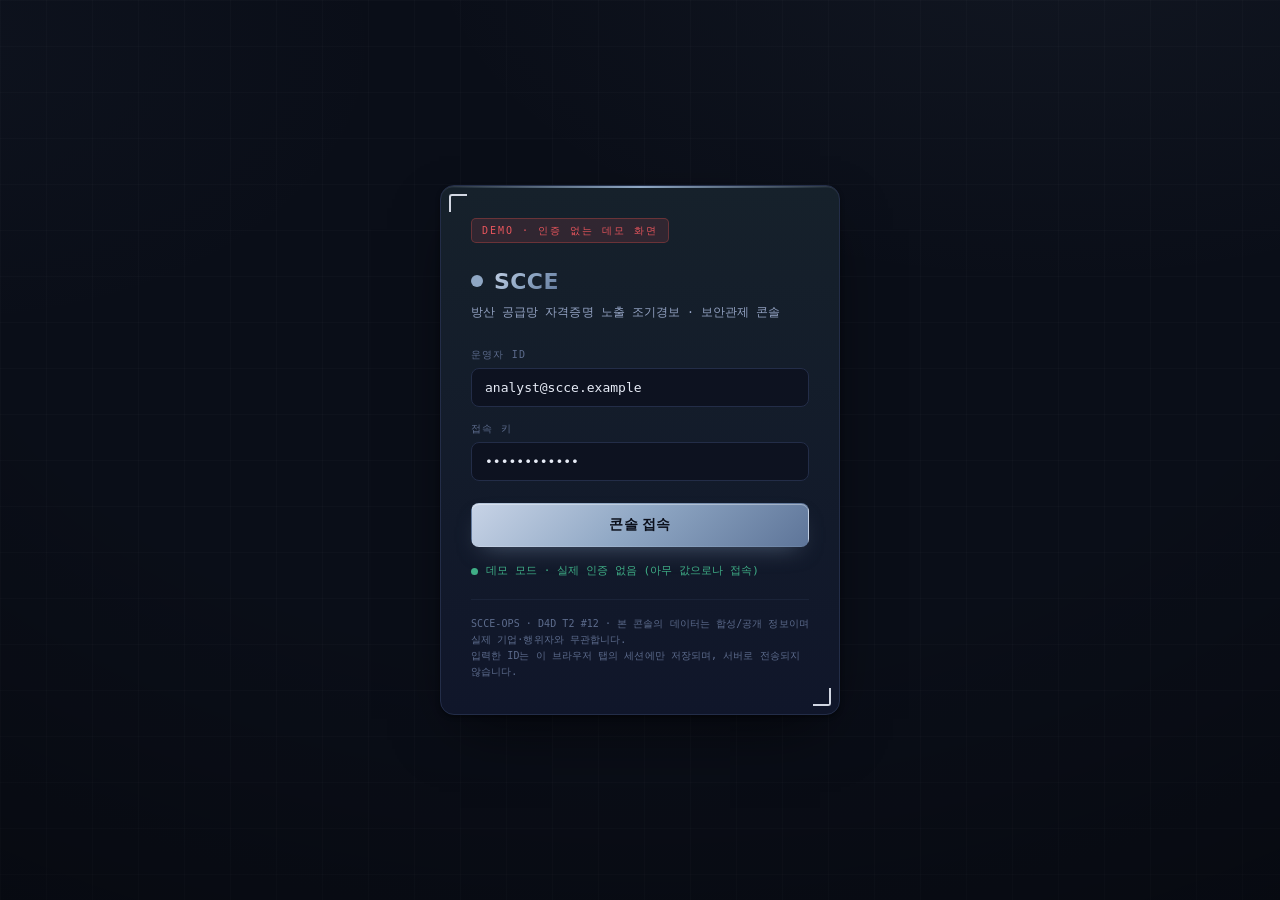
<file: web/index.html>
<!DOCTYPE html>
<html lang="ko">
<head>
<meta charset="UTF-8">
<meta name="viewport" content="width=device-width, initial-scale=1.0">
<title>SCCE · 방산 공급망 조기경보 보안관제 콘솔</title>
<link rel="stylesheet" href="styles.css?v=16">
</head>
<body>

<header class="cmdbar">
  <span class="view-crumb" id="view-crumb">개요</span>
  <div class="spacer"></div>
  <button class="tag cmdk-hint" id="cmdk-open" type="button"><kbd>⌘</kbd><kbd>K</kbd> 빠른 이동</button>
  <span class="opsclock mono" id="ops-clock">--:--:--</span>
  <span class="tag src-mock" id="tag-source" role="status">보고서 확인 중</span>
  <span class="user-chip" id="user-chip" style="display:none"><span class="av" id="user-av">A</span><span id="user-name"></span></span>
  <button class="logout-btn" id="btn-logout" style="display:none">로그아웃</button>
</header>

<div class="app">
  <!-- left nav rail -->
  <nav class="rail">
    <div class="rail-brand">
      <span class="beacon" title="조기경보 가동중"></span>
      <div>
        <h1>SCCE</h1>
        <div class="sub" id="meta-line">방산 공급망 자격증명 노출 조기경보</div>
      </div>
    </div>
    <div class="nav-indicator" id="nav-indicator" aria-hidden="true"></div>
    <button class="nav active" data-view="overview">
      <span class="ic">▚</span><span class="lb">개요</span></button>
    <button class="nav" data-view="siem">
      <span class="ic">≣</span><span class="lb">SIEM</span><span class="nav-badge live-badge" id="nav-siem-badge">●</span></button>
    <button class="nav" data-view="triage">
      <span class="ic">◈</span><span class="lb">인시던트 대응</span><span class="nav-badge" id="nav-triage-badge"></span></button>
    <button class="nav" data-view="investigate">
      <span class="ic">⌖</span><span class="lb">조사</span></button>
    <button class="nav" data-view="brief">
      <span class="ic">▤</span><span class="lb">보고서·탐지룰</span></button>
    <div class="rail-foot">
      <div class="eyebrow">D4D · T2 #12</div>
      <div class="rail-note">SCCE-OPS<br>합성/공개 데이터</div>
    </div>
  </nav>

  <main class="wrap">
    <p id="report-unavailable" role="alert" hidden>보고서를 열 수 없습니다.
      <code>python3 pipeline.py</code>를 실행해 보고서를 만든 뒤 다시 열어 주세요.</p>

    <!-- =============== OVERVIEW =============== -->
    <section id="view-overview" class="view" hidden>
      <section class="mission-strip bracket-frame" id="mission-strip">
        <div class="ms-text">
          <div class="eyebrow">DEMO THESIS · WHAT THIS SYSTEM PROVES</div>
          <h2 id="mission-claim">태성회로 침해 8일 전, 동일 RedLine+C2 공급망 캠페인 조기 탐지</h2>
          <p id="mission-sub">유출 자격증명과 스틸러 감염기기를 협력사 도메인 기준으로 상관해 “단순 노출”과 “지금 뚫리는 중”을 구분합니다.</p>
          <div class="mission-pill" id="mission-scope">합성/가공 데이터 · 오프라인 재현</div>
        </div>
        <div class="ms-hero" id="ms-hero"></div>
      </section>

      <section class="kpis" id="kpis"></section>

      <section class="demo-flow" id="demo-flow">
        <div class="flow-card hot"><b>1</b><span>8일 조기경보</span><small>동일 RedLine+C2 확산을 먼저 포착</small></div>
        <div class="flow-card"><b>2</b><span>활성 침해 판정</span><small>VPN·SSO·Admin·Cloud·Repo HIGH 크리덴셜</small></div>
        <div class="flow-card"><b>3</b><span>캠페인 상관</span><small>개별 유출이 아닌 공급망 표적 작전</small></div>
        <div class="flow-card"><b>4</b><span>초동 대응</span><small>SLA·담당·조치 통보문으로 연결</small></div>
        <div class="flow-card"><b>5</b><span>보고서·탐지룰</span><small>브리프·IOC·Sigma·차단 리스트 산출</small></div>
      </section>

      <section class="panel replay-panel bracket-frame" id="replay-panel" style="margin-bottom:16px">
        <div class="head">
          <h2>공격 타임라인 · 조기경보 근거</h2>
          <span class="count" id="replay-lead"></span>
          <div class="spacer" style="flex:1"></div>
          <span class="eyebrow">ATTACK TIMELINE · WHY THIS IS EARLY WARNING</span>
        </div>
        <div class="replay-body">
          <p class="replay-intro" id="replay-intro"></p>
          <div class="replay-controls">
            <button class="rbtn" id="replay-play" aria-label="재생">▶</button>
            <input type="range" id="replay-scrub" min="0" value="0" step="1">
            <span class="replay-date mono" id="replay-date">—</span>
          </div>
          <svg id="replay-spark" viewBox="0 0 1000 120" preserveAspectRatio="none"></svg>
          <div class="replay-foot">
            <div class="replay-stats" id="replay-stats"></div>
            <div class="replay-ew" id="replay-ew"></div>
          </div>
          <div class="replay-ticker" id="replay-ticker"></div>
        </div>
      </section>

      <section class="panel forecast-panel bracket-frame" id="forecast-panel" style="margin-bottom:16px">
        <div class="head">
          <h2>다음 표적 확산 예측</h2>
          <span class="count" id="forecast-spread"></span>
          <div class="spacer" style="flex:1"></div>
          <span class="eyebrow">PREDICTIVE · WHO GETS HIT NEXT</span>
        </div>
        <div class="body" id="forecast-body" style="padding:14px 16px"></div>
      </section>

      <section class="grid-main">
        <div class="panel">
          <div class="head">
            <h2>협력사 위험 순위</h2>
            <span class="count" id="rank-count"></span>
            <div class="spacer" style="flex:1"></div>
            <span class="eyebrow">RISK · CONFIDENCE · MITRE</span>
          </div>
          <div class="siem-toolbar rank-toolbar">
            <div class="siem-filters" id="rank-status-filters"></div>
            <input class="siem-search" id="rank-search" placeholder="협력사명 검색…">
            <select class="rank-sort" id="rank-sort">
              <option value="score_desc">점수 높은순</option>
              <option value="score_asc">점수 낮은순</option>
              <option value="name">이름순</option>
            </select>
          </div>
          <div class="body" id="rank-body"></div>
        </div>
        <div class="panel detail">
          <div class="head"><h2>업체 상세 · 근거</h2><span class="count" id="detail-hint">행을 선택하세요</span></div>
          <div class="body" id="detail-body">
            <div class="detail-empty">좌측에서 협력사를 선택하면<br>탐지 근거·타임라인·통보문이 표시됩니다.</div>
          </div>
        </div>
      </section>

      <section class="grid-lower">
        <div class="panel">
          <div class="head"><h2>조율된 공급망 캠페인</h2><span class="count" id="camp-count"></span></div>
          <div class="body" id="camp-body"></div>
        </div>
        <div class="panel">
          <div class="head"><h2>위협 상관 그래프</h2><span class="eyebrow">ACTOR · CAMPAIGN · C2 · VENDOR</span></div>
          <svg id="graph" viewBox="0 0 640 340" preserveAspectRatio="xMidYMid meet"></svg>
          <div class="legend">
            <span><i style="background:var(--critical)"></i>행위자</span>
            <span><i style="background:var(--amber)"></i>캠페인</span>
            <span><i style="background:var(--medium)"></i>C2</span>
            <span><i style="background:var(--low)"></i>협력사</span>
          </div>
        </div>
      </section>

      <section class="grid-tables">
        <div class="panel">
          <div class="head"><h2>MITRE ATT&amp;CK 관측 기법</h2><span class="count" id="mitre-count"></span></div>
          <table class="tbl" id="mitre-tbl"></table>
        </div>
        <div class="panel">
          <div class="head"><h2>조기경보 상태</h2><span class="eyebrow">EARLY WARNING</span></div>
          <div class="body" id="ew-summary" style="padding:16px"></div>
        </div>
      </section>

      <div class="foot" id="foot"></div>
    </section>

    <!-- =============== SIEM =============== -->
    <section id="view-siem" class="view hidden">
      <div class="view-head">
        <div class="siem-title-wrap">
          <div class="eyebrow">SECURITY EVENT STREAM · COLLECT → DETECT</div>
          <h2 class="view-title">SIEM · 보안 이벤트 스트림 <span class="live-dot" id="siem-live-dot">● LIVE</span></h2>
        </div>
        <div class="brief-actions">
          <button class="btn2" id="siem-play">▶ 라이브 재생</button>
        </div>
      </div>
      <div class="siem-stats" id="siem-stats"></div>
      <div class="siem-toolbar">
        <div class="siem-filters" id="siem-sev-filters"></div>
        <div class="siem-filters" id="siem-src-filters"></div>
        <input class="siem-search" id="siem-search" placeholder="검색 (업체·룰·메시지·C2…)">
      </div>
      <div class="panel">
        <div class="head"><h2>이벤트 로그</h2><span class="count" id="siem-count"></span>
          <div class="spacer" style="flex:1"></div><span class="eyebrow" id="siem-window"></span></div>
        <div class="siem-log" id="siem-log"></div>
      </div>
    </section>

    <!-- =============== TRIAGE =============== -->
    <section id="view-triage" class="view hidden">
      <div class="view-head">
        <div><div class="eyebrow">INCIDENT RESPONSE</div><h2 class="view-title">인시던트 대응 큐</h2></div>
        <div class="triage-stats" id="triage-stats"></div>
      </div>
      <div class="triage-list" id="triage-list"></div>
    </section>

    <!-- =============== INVESTIGATE =============== -->
    <section id="view-investigate" class="view hidden">
      <div class="view-head">
        <div><div class="eyebrow">INVESTIGATION</div><h2 class="view-title">엔티티 조사 · 피벗</h2></div>
      </div>
      <div class="invest-grid">
        <div class="panel">
          <div class="head"><h2>엔티티</h2><span class="count" id="entity-count"></span></div>
          <div class="body" id="entity-list"></div>
        </div>
        <div class="panel">
          <div class="head"><h2>상세 · 연결 · 설명가능성</h2><span class="count" id="invest-hint">엔티티를 선택하세요</span></div>
          <div class="body" id="invest-detail">
            <div class="detail-empty">좌측에서 엔티티(캠페인·C2·행위자·협력사)를<br>선택하면 연결 관계와 판정 근거가 표시됩니다.</div>
          </div>
        </div>
      </div>

      <section class="grid-lower" style="margin-top:16px">
        <div class="panel">
          <div class="head"><h2>공급망 횡단 상관</h2><span class="count" id="xlink-count"></span>
            <div class="spacer" style="flex:1"></div><span class="eyebrow">CREDENTIAL REUSE · SHARED HOST</span></div>
          <div class="body" id="xlink-body" style="padding:12px"></div>
        </div>
        <div class="panel">
          <div class="head"><h2>협력사 사칭(룩얼라이크) 도메인</h2><span class="count" id="lookalike-count"></span>
            <div class="spacer" style="flex:1"></div><span class="eyebrow">TYPOSQUAT</span></div>
          <div class="body" id="lookalike-body" style="padding:12px"></div>
        </div>
      </section>
    </section>

    <!-- =============== REPORT / IOC / RULES =============== -->
    <section id="view-brief" class="view hidden">
      <div class="view-head">
        <div><div class="eyebrow">INTELLIGENCE PRODUCT · DETECTION PACKAGE</div><h2 class="view-title">보고서 · IOC · 탐지룰</h2></div>
        <div class="brief-actions">
          <button class="btn2" id="brief-copy">브리프 복사</button>
          <button class="btn2" id="brief-print">인쇄 / PDF</button>
          <button class="btn2" data-export="sigma">Sigma 룰</button>
          <button class="btn2" data-export="blocklist">차단 리스트</button>
          <button class="btn2" data-export="stix">STIX(JSON)</button>
        </div>
      </div>
      <div class="report-grid">
        <div class="panel"><div class="body" id="brief-body"></div></div>
        <div class="panel">
          <div class="head"><h2>내보내기 미리보기</h2><button class="btn2" id="export-copy" style="margin-left:auto">복사</button></div>
          <pre class="export-pre" id="export-pre">상단에서 Sigma 룰 / 차단 리스트 / STIX(JSON)를 선택하세요.</pre>
        </div>
      </div>
      <div class="panel" style="margin-top:16px">
        <div class="head"><h2>침해지표</h2><span class="count" id="ioc-count2"></span></div>
        <table class="tbl" id="ioc-tbl2"></table>
      </div>
    </section>

  </main>
</div>

<div class="cmdk-backdrop" id="cmdk-backdrop" style="display:none">
  <div class="cmdk-box">
    <input class="cmdk-input" id="cmdk-input" placeholder="검색: 협력사 · 캠페인 · C2 · 화면 이동…" autocomplete="off" spellcheck="false">
    <div class="cmdk-results" id="cmdk-results"></div>
    <div class="cmdk-foot"><span><kbd>↑</kbd><kbd>↓</kbd> 이동</span><span><kbd>↵</kbd> 선택</span><span><kbd>esc</kbd> 닫기</span></div>
  </div>
</div>

<script src="report_data.js?v=16"></script>
<script src="app.js?v=17"></script>
</body>
</html>
</file>
<file: web/styles.css>
/* ==========================================================================
   d4d-scce SOC 콘솔 — 딥 네이비 인텔리전스 콘솔
   오프라인 전용: 시스템 폰트만 사용(인터넷/CDN 불요).
   ========================================================================== */
:root {
  --bg:        #0A0E18;
  --bg-2:      #0D1220;
  --panel:     #10162A;
  --panel-2:   #141B2E;
  --line:      #232D48;
  --line-soft: #1A2338;
  --ink:       #E7ECF7;
  --ink-dim:   #93A2C2;
  --ink-faint: #5C6B8C;

  /* 주 액센트: 티타늄/실버 스틸블루 (경고가 아닌 "브랜드/인터랙션" 전용) */
  --accent:      #8FA7C4;
  --accent-dim:  #5E7599;
  --accent-soft: rgba(143,167,196,.13);

  /* 앰버는 이제 경고(WARN) 상태 전용 — 화면 전체에 뿌리지 않는다 */
  --amber:     #D9A441;
  --amber-dim: #96742C;
  --critical:  #E6555C;
  --critical-soft: rgba(230,85,92,.13);
  --high:      #D9A441;
  --high-soft: rgba(217,164,65,.13);
  --medium:    #6E93B8;
  --low:       #4C5B7A;
  --good:      #3FAE86;

  --font-sys:  system-ui, -apple-system, "SF Pro Text", "Segoe UI", Roboto, sans-serif;
  --font-mono: ui-monospace, "SF Mono", "JetBrains Mono", Menlo, Consolas, monospace;

  --r: 10px;
  --r-sm: 7px;
}

* { box-sizing: border-box; }
html, body { margin: 0; padding: 0; }
body {
  background:
    radial-gradient(1200px 600px at 80% -10%, rgba(143,167,196,.05), transparent 60%),
    radial-gradient(900px 500px at 0% 0%, rgba(110,147,184,.04), transparent 55%),
    var(--bg);
  color: var(--ink);
  font-family: var(--font-sys);
  font-size: 14px;
  line-height: 1.5;
  -webkit-font-smoothing: antialiased;
}

.mono { font-family: var(--font-mono); }
.eyebrow {
  font-family: var(--font-mono);
  font-size: 10.5px; letter-spacing: .18em; text-transform: uppercase;
  color: var(--ink-faint);
}

/* ---- command bar -------------------------------------------------------- */
.cmdbar {
  display: flex; align-items: center; gap: 14px;
  padding: 10px 22px;
  border-bottom: 1px solid var(--line);
  background: linear-gradient(180deg, var(--bg-2), transparent);
  position: sticky; top: 0; z-index: 20;
  backdrop-filter: blur(6px);
  min-height: 46px;
}
.view-crumb {
  font-size: 12.5px; font-weight: 600; color: var(--ink-dim); letter-spacing: .01em;
}
.view-crumb::before {
  content: "SCCE-OPS /"; font-family: var(--font-mono); font-size: 10px; font-weight: 500;
  color: var(--ink-faint); margin-right: 8px; letter-spacing: .06em;
}
.beacon {
  width: 11px; height: 11px; border-radius: 50%;
  background: var(--accent);
  box-shadow: 0 0 0 0 rgba(143,167,196,.6);
  animation: pulse 2.4s infinite;
}
@keyframes pulse {
  0%   { box-shadow: 0 0 0 0 rgba(143,167,196,.55); }
  70%  { box-shadow: 0 0 0 9px rgba(143,167,196,0); }
  100% { box-shadow: 0 0 0 0 rgba(143,167,196,0); }
}
.cmdbar .spacer { flex: 1; }

/* 브랜드 — 이제 커맨드바가 아니라 레일 상단에 자리잡는다 */
.rail-brand { display: flex; align-items: center; gap: 12px; padding: 4px 4px 18px; margin-bottom: 10px;
  border-bottom: 1px solid var(--line-soft); }
.rail-brand .beacon { width: 12px; height: 12px; flex: none; }
.rail-brand h1 { font-size: 19px; font-weight: 720; margin: 0; letter-spacing: .01em; }
.rail-brand .sub { font-family: var(--font-mono); font-size: 10px; color: var(--ink-faint); line-height: 1.4; margin-top: 2px; }
.tag {
  font-family: var(--font-mono); font-size: 11px;
  padding: 4px 10px; border: 1px solid var(--line);
  border-radius: 100px; color: var(--ink-dim);
}
.tag.src-mock  { border-color: var(--accent-dim); color: var(--accent); }

/* ---- layout ------------------------------------------------------------- */
.wrap { padding: 20px 24px 40px; max-width: 1440px; margin: 0 auto; }

/* KPI strip — 5종 (히어로 수치는 미션 스트립에 병합됨) */
.kpis {
  display: grid; grid-template-columns: repeat(5, 1fr); gap: 12px; margin-bottom: 16px;
}
.kpi {
  background: linear-gradient(180deg, var(--panel-2), var(--panel));
  border: 1px solid var(--line); border-radius: var(--r);
  padding: 14px 16px; position: relative; overflow: hidden;
}
.kpi .label { font-family: var(--font-mono); font-size: 10.5px; letter-spacing: .1em;
  text-transform: uppercase; color: var(--ink-faint); }
.kpi .val { font-size: 30px; font-weight: 680; margin-top: 6px; letter-spacing: -.02em;
  font-variant-numeric: tabular-nums; }
.kpi .unit { font-size: 12px; color: var(--ink-dim); font-weight: 500; margin-left: 4px; }
.kpi.alert { border-color: rgba(240,82,75,.4); }
.kpi.alert .val { color: var(--critical); }
.kpi.warn  .val { color: var(--amber); }
.kpi::after {
  content: ""; position: absolute; left: 0; bottom: 0; height: 2px; width: 100%;
  background: var(--line);
}
.kpi.alert::after { background: linear-gradient(90deg, var(--critical), transparent); }
.kpi.warn::after  { background: linear-gradient(90deg, var(--amber), transparent); }
.kpi .knote { color: var(--ink-faint); font-size: 11.5px; margin-top: 4px; line-height: 1.35; }

/* demo thesis strip — 서사(ms-text) + 히어로 수치(ms-hero) 한 덩어리 */
.mission-strip {
  display: flex; align-items: stretch; gap: 26px;
  margin: 0 0 16px; padding: 20px 24px;
  border: 1px solid rgba(143,167,196,.34); border-radius: var(--r);
  background:
    linear-gradient(90deg, rgba(143,167,196,.13), rgba(110,147,184,.055) 55%, rgba(18,28,37,.72)),
    var(--panel);
  box-shadow: inset 0 0 0 1px rgba(255,255,255,.02);
}
.mission-strip .ms-text { flex: 1; min-width: 0; display: flex; flex-direction: column; justify-content: center; }
.mission-strip h2 {
  margin: 4px 0 4px; font-size: 25px; letter-spacing: -.03em; line-height: 1.25;
  color: var(--ink);
}
.mission-strip p { margin: 0; color: var(--ink-dim); font-size: 13px; }
.mission-pill {
  align-self: flex-start; margin-top: 12px;
  font-family: var(--font-mono); font-size: 11px; color: var(--accent);
  border: 1px solid rgba(143,167,196,.42); border-radius: 999px; padding: 7px 11px;
  background: rgba(143,167,196,.08);
}

/* 히어로 수치 — 조기경보 리드타임(핵심 차별점 #1), 미션 스트립 오른쪽에 박힌 단일 초점 */
.ms-hero {
  flex: 0 0 260px; position: relative; padding-left: 26px;
  border-left: 1px solid rgba(143,167,196,.28);
  display: flex; flex-direction: column; justify-content: center;
}
.ms-hero .eyebrow { color: rgba(255,138,133,.75); }
.ms-hero .kh-val { display: flex; align-items: baseline; margin-top: 6px; }
.ms-hero .kh-val .val-n {
  font-size: 46px; font-weight: 760; letter-spacing: -.03em; font-variant-numeric: tabular-nums;
  background: linear-gradient(180deg, #FF8A85, var(--critical));
  -webkit-background-clip: text; background-clip: text; color: transparent;
}
.ms-hero .kh-val .unit { font-size: 16px; color: var(--ink-dim); font-weight: 600; margin-left: 6px; }
.ms-hero .kh-note { font-size: 11px; color: rgba(255,138,133,.85); line-height: 1.5; margin-top: 6px; }
.ms-hero .kh-spark { width: 100%; height: 38px; display: block; margin-top: 10px; }
@media (max-width: 1100px) {
  .mission-strip { flex-direction: column; }
  .ms-hero { flex: none; padding-left: 0; padding-top: 16px; border-left: none; border-top: 1px solid rgba(143,167,196,.28); }
}
.mission-pill {
  flex: 0 0 auto; font-family: var(--font-mono); font-size: 11px; color: var(--accent);
  border: 1px solid rgba(143,167,196,.42); border-radius: 999px; padding: 7px 11px;
  background: rgba(143,167,196,.08);
}


/* five-step demo flow */
.demo-flow { display:grid; grid-template-columns: repeat(5, 1fr); gap:10px; margin: -4px 0 16px; }
.flow-card { background: linear-gradient(180deg, rgba(23,35,46,.92), rgba(18,28,37,.95)); border:1px solid var(--line); border-radius:var(--r); padding:12px 12px; min-height:92px; }
.flow-card b { display:inline-grid; place-items:center; width:24px; height:24px; border-radius:50%; background:rgba(110,147,184,.13); color:var(--medium); font-family:var(--font-mono); margin-bottom:8px; }
.flow-card.hot { border-color:rgba(240,82,75,.42); box-shadow: inset 0 0 0 1px rgba(240,82,75,.04); }
.flow-card.hot b { background:rgba(240,82,75,.15); color:var(--critical); }
.flow-card span { display:block; font-weight:680; font-size:13px; margin-bottom:3px; }
.flow-card small { display:block; color:var(--ink-faint); line-height:1.35; font-size:11.2px; }
.report-grid { display:grid; grid-template-columns: 1.35fr .85fr; gap:16px; }
@media (max-width: 1100px) { .demo-flow { grid-template-columns:1fr 1fr; } .report-grid { grid-template-columns:1fr; } }

/* main grid: ranked table + detail */
.grid-main { display: grid; grid-template-columns: 1.15fr 1fr; gap: 16px; }

.panel {
  background: var(--panel); border: 1px solid var(--line); border-radius: var(--r);
  overflow: hidden;
}
.panel > .head {
  display: flex; align-items: center; gap: 10px;
  padding: 12px 16px; border-bottom: 1px solid var(--line-soft);
}
.panel > .head h2 { font-size: 13px; margin: 0; font-weight: 620; letter-spacing: .01em; }
.panel > .head .count { font-family: var(--font-mono); font-size: 11px; color: var(--ink-faint); }
.panel > .body { padding: 6px; }

/* ranked rows */
.vrow {
  display: grid; grid-template-columns: 26px 1fr 96px 92px;
  align-items: center; gap: 12px;
  padding: 11px 12px; border-radius: var(--r-sm);
  cursor: pointer; border: 1px solid transparent;
}
.vrow:hover { background: var(--panel-2); }
.vrow.sel { background: var(--panel-2); border-color: var(--line); }
.vrow .rank { font-family: var(--font-mono); font-size: 12px; color: var(--ink-faint); text-align: center; }
.vrow .vmain .name { font-weight: 600; font-size: 13.5px; }
.vrow .vmain .meta { font-family: var(--font-mono); font-size: 10.5px; color: var(--ink-faint); margin-top: 2px; }
.vrow.crit .rank { color: var(--critical); }

/* risk meter */
.meter { height: 6px; background: var(--line-soft); border-radius: 100px; overflow: hidden; }
.meter > i { display: block; height: 100%; border-radius: 100px; background: var(--low); }
.meter.crit > i { background: linear-gradient(90deg, var(--critical), #ff8a84); }
.meter.high > i { background: linear-gradient(90deg, var(--amber), #f4c579); }
.meter.med  > i { background: linear-gradient(90deg, var(--medium), #8fd4e2); }
.meter.nosignal > i { background: repeating-linear-gradient(135deg, var(--ink-faint) 0 6px, transparent 6px 12px); opacity: .55; }
.risknum { font-family: var(--font-mono); font-size: 11px; color: var(--ink-dim); margin-top: 4px; text-align: right; }

.badge {
  font-family: var(--font-mono); font-size: 10px; letter-spacing: .04em;
  padding: 4px 8px; border-radius: 100px; text-align: center; white-space: nowrap;
  border: 1px solid transparent;
}
.badge.CRITICAL { color: var(--critical); background: var(--critical-soft); border-color: rgba(240,82,75,.3); }
.badge.HIGH { color: var(--amber); background: var(--high-soft); border-color: rgba(232,162,61,.3); }
.badge.MEDIUM { color: var(--medium); background: rgba(110,147,184,.1); border-color: rgba(110,147,184,.25); }
.badge.LOW { color: var(--low); background: rgba(91,116,136,.1); border-color: rgba(91,116,136,.25); }
.badge.NOSIGNAL { color: var(--ink-faint); background: transparent; border: 1px dashed var(--line); }

/* detail panel */
.detail .body { padding: 16px; }
.detail-empty { padding: 40px 20px; text-align: center; color: var(--ink-faint); font-family: var(--font-mono); font-size: 12px; }
.dt-head { display: flex; align-items: flex-start; gap: 12px; margin-bottom: 14px; }
.dt-head .dt-name { font-size: 18px; font-weight: 680; letter-spacing: -.01em; }
.dt-head .dt-crit { font-family: var(--font-mono); font-size: 11px; color: var(--ink-dim); margin-top: 3px; }
.dt-score { margin-left: auto; text-align: right; }
.dt-score .n { font-size: 26px; font-weight: 700; font-variant-numeric: tabular-nums; }
.dt-score .l { font-family: var(--font-mono); font-size: 10px; color: var(--ink-faint); text-transform: uppercase; letter-spacing: .1em; }
.score-def { font-size: 11px; line-height: 1.6; color: var(--ink-dim); margin: -2px 0 12px;
  padding: 8px 11px; border: 1px solid var(--line); border-radius: var(--r-sm); background: var(--bg-2); }
.score-def b { color: var(--accent); font-weight: 650; }

.section-t { font-family: var(--font-mono); font-size: 10.5px; letter-spacing: .14em;
  text-transform: uppercase; color: var(--ink-faint); margin: 18px 0 8px; }

/* score anatomy — 위험점수 구성 시각화 */
.anatomy { display: flex; height: 20px; border-radius: 6px; overflow: hidden;
  background: var(--line-soft); margin-top: 6px; gap: 1.5px; }
.anatomy i { display: block; height: 100%; min-width: 0; transition: width .25s ease; }
.anatomy i.a-active { background: linear-gradient(90deg, #FF7A75, var(--critical)); }
.anatomy i.a-leak { background: linear-gradient(90deg, var(--gold-a, #F8D68B), var(--amber)); }
.anatomy i.a-stealer { background: linear-gradient(90deg, #7FDCEA, var(--medium)); }
.anatomy-legend { display: flex; flex-wrap: wrap; align-items: center; gap: 12px 16px;
  margin-top: 9px; font-family: var(--font-mono); font-size: 11px; color: var(--ink-dim); }
.anatomy-legend span { display: flex; align-items: center; gap: 6px; }
.anatomy-legend span i { width: 8px; height: 8px; border-radius: 2.5px; display: inline-block; }
.anatomy-legend span i.a-active { background: var(--critical); }
.anatomy-legend span i.a-leak { background: var(--amber); }
.anatomy-legend span i.a-stealer { background: var(--medium); }
.anatomy-legend b { color: var(--ink); font-weight: 650; }
.anatomy-legend .mult { margin-left: auto; padding: 4px 10px; border: 1px solid var(--line);
  border-radius: 100px; background: var(--bg-2); }
.anatomy-legend .op { color: var(--ink-faint); margin: 0 1px; }
.anatomy-legend .final { color: var(--critical); font-size: 12px; }

/* 킬체인 도달성 + 순위 분석 스트립 */
.reach-strip { display: flex; flex-wrap: wrap; gap: 6px; margin-top: 10px; }
.reach-strip .rc {
  font-family: var(--font-mono); font-size: 10.5px; padding: 4px 9px; border-radius: 6px;
  border: 1px solid var(--line); color: var(--ink-dim); background: var(--bg-2);
}
.reach-strip .rc-full { border-color: rgba(230,85,92,.45); color: #ff9a95; background: var(--critical-soft); font-weight: 600; }
.reach-strip .rc-part { border-color: rgba(217,164,65,.4); color: var(--amber); background: var(--high-soft); }
.reach-strip .rc-accelerating { border-color: rgba(230,85,92,.4); color: #ff9a95; }
.reach-strip .rc-active { border-color: rgba(217,164,65,.35); color: var(--amber); }

/* 크리덴셜 종류별 기여도 */
.catbd { display: flex; flex-direction: column; gap: 6px; margin-top: 4px; }
.catbd-row { display: grid; grid-template-columns: 90px 1fr 40px; align-items: center; gap: 9px; }
.catbd-label { font-size: 11.5px; color: var(--ink-dim); }
.catbd-bar { height: 7px; background: var(--line-soft); border-radius: 100px; overflow: hidden; }
.catbd-bar > i { display: block; height: 100%; border-radius: 100px; background: linear-gradient(90deg, var(--accent-dim), var(--critical)); }
.catbd-val { font-family: var(--font-mono); font-size: 11px; color: var(--ink); text-align: right; }
.catbd-note { font-size: 10.5px; color: var(--ink-faint); line-height: 1.5; margin-top: 8px; }

/* 다음 표적 확산 예측 */
.forecast-panel { box-shadow: var(--glow-gold), 0 1px 0 var(--hl) inset, var(--sh); }
.fc-lead { font-size: 12.5px; color: var(--ink-dim); line-height: 1.6; margin-bottom: 12px; }
.fc-lead b { color: var(--ink); }
.fc-caveat { display: inline-block; margin-left: 6px; font-family: var(--font-mono); font-size: 10px;
  color: var(--ink-faint); border: 1px solid var(--line); border-radius: 100px; padding: 2px 8px; }
.fc-grid { display: grid; grid-template-columns: repeat(auto-fit, minmax(240px, 1fr)); gap: 10px; }
.fc-card { border: 1px solid var(--line); border-radius: var(--r-sm); background: var(--bg-2); padding: 12px 13px; }
.fc-card.fc-HIGH { border-color: rgba(230,85,92,.4); background: var(--critical-soft); }
.fc-card.fc-MEDIUM { border-color: rgba(217,164,65,.35); }
.fc-top { display: flex; align-items: baseline; gap: 8px; }
.fc-name { font-weight: 680; font-size: 14px; }
.fc-meta { font-family: var(--font-mono); font-size: 10px; color: var(--ink-faint); flex: 1; }
.fc-score { font-family: var(--font-mono); font-size: 18px; font-weight: 750; color: var(--critical); }
.fc-score small { font-size: 10px; color: var(--ink-faint); font-weight: 500; }
.fc-MEDIUM .fc-score { color: var(--amber); }
.fc-bar { height: 5px; background: var(--line-soft); border-radius: 100px; overflow: hidden; margin: 8px 0 9px; }
.fc-bar > i { display: block; height: 100%; border-radius: 100px; background: linear-gradient(90deg, var(--amber), var(--critical)); }
.fc-reasons { margin: 0; padding-left: 15px; }
.fc-reasons li { font-size: 11px; color: var(--ink-dim); line-height: 1.5; margin-bottom: 2px; }

/* 공급망 횡단 상관 (조사 뷰) */
.xlink { padding: 10px 12px; border: 1px solid var(--line); border-radius: var(--r-sm);
  background: var(--bg-2); margin-bottom: 8px; }
.xl-top { display: flex; align-items: center; gap: 8px; }
.xl-type { font-family: var(--font-mono); font-size: 10px; padding: 2px 7px; border-radius: 5px;
  border: 1px solid var(--line); color: var(--ink-dim); }
.xl-type.xl-shared_machine { border-color: rgba(230,85,92,.4); color: #ff9a95; }
.xl-key { font-size: 11.5px; color: var(--accent); }
.xl-n { margin-left: auto; font-family: var(--font-mono); font-size: 10.5px; color: var(--ink-faint); }
.xl-vs { display: flex; flex-wrap: wrap; gap: 5px; margin-top: 7px; }
.xl-vs span { font-family: var(--font-mono); font-size: 10.5px; padding: 2px 7px; border-radius: 100px;
  border: 1px solid var(--line); color: var(--ink-dim); }

/* 룩얼라이크 사칭 도메인 */
.lookalike { padding: 10px 12px; border: 1px solid rgba(230,85,92,.28); border-radius: var(--r-sm);
  background: var(--critical-soft); margin-bottom: 8px; }
.lookalike .la-dom { font-size: 12.5px; color: #ff9a95; word-break: break-all; }
.lookalike .la-real { font-size: 12px; color: var(--ink-dim); margin-top: 3px; }
.lookalike .la-real b { color: var(--ink); }
.lookalike .la-src { font-family: var(--font-mono); font-size: 10px; color: var(--ink-faint); margin-top: 4px; }

.chips { display: flex; flex-wrap: wrap; gap: 6px; }
.chip {
  font-family: var(--font-mono); font-size: 10.5px; padding: 4px 9px;
  border: 1px solid var(--line); border-radius: 6px; color: var(--ink-dim);
  background: var(--bg-2);
}
.chip.hot { border-color: rgba(240,82,75,.35); color: #ff9a95; }
.chip.mitre { border-color: rgba(110,147,184,.3); color: var(--medium); }

/* incident evidence */
.evi { border: 1px solid rgba(240,82,75,.28); background: var(--critical-soft);
  border-radius: var(--r-sm); padding: 12px 14px; margin-bottom: 10px; }
.evi .row { display: flex; justify-content: space-between; font-family: var(--font-mono);
  font-size: 11.5px; color: var(--ink-dim); }
.evi .row b { color: var(--ink); font-weight: 600; }
.evi .urls { margin-top: 8px; display: flex; flex-direction: column; gap: 3px; }
.evi .urls code { font-family: var(--font-mono); font-size: 10.5px; color: #ff9a95;
  word-break: break-all; }

/* timeline */
.tl { position: relative; padding-left: 16px; }
.tl::before { content: ""; position: absolute; left: 4px; top: 4px; bottom: 4px; width: 1px; background: var(--line); }
.tl .ev { position: relative; padding: 5px 0; }
.tl .ev::before { content: ""; position: absolute; left: -14px; top: 10px; width: 7px; height: 7px;
  border-radius: 50%; background: var(--ink-faint); border: 2px solid var(--panel); }
.tl .ev.stealer::before { background: var(--critical); }
.tl .ev.leak::before { background: var(--amber); }
.tl .ev .d { font-family: var(--font-mono); font-size: 10.5px; color: var(--ink-faint); }
.tl .ev .l { font-size: 12.5px; }
.tl .ev .x { font-size: 11px; color: var(--ink-dim); }

/* advisory */
.advisory { border: 1px solid var(--line); border-radius: var(--r-sm);
  background: var(--bg-2); margin-top: 8px; }
.advisory .ah { display: flex; align-items: center; gap: 8px; padding: 10px 12px;
  border-bottom: 1px solid var(--line-soft); }
.advisory .ah .t { font-size: 12.5px; font-weight: 600; color: var(--critical); }
.advisory pre { margin: 0; padding: 12px 14px; font-family: var(--font-mono);
  font-size: 11px; line-height: 1.6; color: var(--ink-dim); white-space: pre-wrap;
  max-height: 260px; overflow: auto; }
.btn {
  font-family: var(--font-mono); font-size: 11px; cursor: pointer;
  padding: 5px 11px; border-radius: 6px; border: 1px solid var(--accent-dim);
  background: var(--high-soft); color: var(--accent); margin-left: auto;
}
.btn:hover { background: rgba(143,167,196,.2); }
.btn:active { transform: translateY(1px); }

/* confidence bar */
.conf { display: flex; align-items: center; gap: 8px; margin-top: 6px; }
.conf .track { flex: 1; height: 5px; background: var(--line-soft); border-radius: 100px; overflow: hidden; }
.conf .track > i { display: block; height: 100%; background: linear-gradient(90deg, var(--good), var(--medium)); }
.conf .pct { font-family: var(--font-mono); font-size: 11px; color: var(--ink-dim); }

/* ---- campaign + graph --------------------------------------------------- */
.grid-lower { display: grid; grid-template-columns: 1fr 1.25fr; gap: 16px; margin-top: 16px; }

.camp {
  border: 1px solid rgba(240,82,75,.3); background: linear-gradient(180deg, var(--critical-soft), transparent);
  border-radius: var(--r-sm); padding: 13px 15px; margin-bottom: 10px;
}
.camp .ct { display: flex; align-items: center; gap: 8px; }
.camp .ct .id { font-family: var(--font-mono); font-size: 12px; font-weight: 600; color: var(--ink); }
.camp .ct .conf-t { margin-left: auto; font-family: var(--font-mono); font-size: 10.5px; color: var(--amber); }
.camp .note { font-size: 12px; color: var(--ink-dim); margin-top: 7px; }
.camp .vs { display: flex; flex-wrap: wrap; gap: 5px; margin-top: 9px; }
.camp .vs .v { font-family: var(--font-mono); font-size: 10.5px; padding: 3px 8px;
  border: 1px solid var(--line); border-radius: 100px; color: var(--ink-dim); background: var(--bg-2); }

#graph { width: 100%; height: 340px; display: block; }
.legend { display: flex; gap: 14px; padding: 8px 16px 14px; flex-wrap: wrap; }
.legend span { font-family: var(--font-mono); font-size: 10.5px; color: var(--ink-faint); display: flex; align-items: center; gap: 5px; }
.legend i { width: 9px; height: 9px; border-radius: 3px; display: inline-block; }

/* mitre + ioc tables */
.grid-tables { display: grid; grid-template-columns: 1fr 1fr; gap: 16px; margin-top: 16px; }
table.tbl { width: 100%; border-collapse: collapse; }
table.tbl th, table.tbl td { text-align: left; padding: 8px 12px; font-size: 12px;
  border-bottom: 1px solid var(--line-soft); }
table.tbl th { font-family: var(--font-mono); font-size: 10px; letter-spacing: .1em;
  text-transform: uppercase; color: var(--ink-faint); font-weight: 500; }
table.tbl td.mono, table.tbl td .id { font-family: var(--font-mono); font-size: 11.5px; }
table.tbl td .id { color: var(--medium); }
table.tbl tr:hover td { background: var(--panel-2); }
.cnt { font-family: var(--font-mono); color: var(--ink-dim); text-align: right; }

.foot { margin-top: 26px; padding-top: 16px; border-top: 1px solid var(--line-soft);
  font-family: var(--font-mono); font-size: 10.5px; color: var(--ink-faint); }

/* responsive */
@media (max-width: 1080px) {
  .kpis { grid-template-columns: repeat(3, 1fr); }
  .grid-main, .grid-lower, .grid-tables { grid-template-columns: 1fr; }
}
@media (max-width: 560px) {
  .kpis { grid-template-columns: repeat(2, 1fr); }
  .wrap { padding: 14px; }
}
@media (prefers-reduced-motion: reduce) {
  .beacon { animation: none; }
}

/* ==========================================================================
   조기경보 리플레이 (타임머신)
   ========================================================================== */
.replay-body { padding: 14px 16px 16px; }
.replay-intro { font-size: 12px; line-height: 1.65; color: var(--ink-dim); margin: 0 0 12px; }
.replay-intro b { color: var(--ink); font-weight: 650; }
.replay-controls { display: flex; align-items: center; gap: 14px; margin-bottom: 10px; }
.rbtn {
  width: 34px; height: 34px; border-radius: 8px; flex: none;
  border: 1px solid var(--accent-dim); background: var(--high-soft);
  color: var(--accent); font-size: 13px; cursor: pointer;
}
.rbtn:hover { background: rgba(143,167,196,.2); }
.rbtn:active { transform: translateY(1px); }
#replay-scrub {
  flex: 1; -webkit-appearance: none; appearance: none; height: 4px;
  background: var(--line); border-radius: 100px; outline: none;
}
#replay-scrub::-webkit-slider-thumb {
  -webkit-appearance: none; appearance: none; width: 14px; height: 14px;
  border-radius: 50%; background: var(--accent); cursor: pointer;
  border: 2px solid var(--bg);
}
#replay-scrub::-moz-range-thumb {
  width: 14px; height: 14px; border-radius: 50%; background: var(--accent);
  cursor: pointer; border: 2px solid var(--bg);
}
.replay-date { font-size: 14px; color: var(--ink); min-width: 96px; text-align: right; font-variant-numeric: tabular-nums; }

#replay-spark { width: 100%; height: 120px; display: block; }

.replay-foot { display: flex; align-items: center; gap: 16px; margin-top: 10px; flex-wrap: wrap; }
.replay-stats { display: flex; gap: 8px; flex-wrap: wrap; }
.replay-stats .s {
  font-family: var(--font-mono); font-size: 11px; color: var(--ink-dim);
  padding: 4px 9px; border: 1px solid var(--line); border-radius: 6px; background: var(--bg-2);
}
.replay-stats .s b { color: var(--ink); }
.replay-stats .s.hot { border-color: rgba(240,82,75,.35); }
.replay-stats .s.hot b { color: var(--critical); }

.replay-ew {
  margin-left: auto; display: none; align-items: center; gap: 8px;
  font-family: var(--font-mono); font-size: 12px; color: var(--critical);
  padding: 6px 12px; border: 1px solid rgba(240,82,75,.4);
  background: var(--critical-soft); border-radius: 8px;
}
.replay-ew.show { display: flex; animation: ewflash .5s ease; }
@keyframes ewflash { from { transform: scale(.96); opacity: 0; } to { transform: scale(1); opacity: 1; } }
.replay-ew .dot { width: 8px; height: 8px; border-radius: 50%; background: var(--critical);
  box-shadow: 0 0 0 0 rgba(240,82,75,.6); animation: pulse 1.6s infinite; }

.replay-ticker {
  margin-top: 10px; min-height: 22px; font-family: var(--font-mono); font-size: 11.5px;
  color: var(--ink-dim); display: flex; gap: 8px; flex-wrap: wrap;
}
.replay-ticker .tk { padding: 3px 9px; border-radius: 6px; background: var(--bg-2); border: 1px solid var(--line-soft); }
.replay-ticker .tk.camp { border-color: rgba(240,82,75,.4); color: #ff9a95; }
.replay-ticker .tk.leak { color: var(--amber); }

/* ==========================================================================
   로그인 (작전 콘솔 접속 화면)
   ========================================================================== */
body.login-body {
  display: flex; align-items: center; justify-content: center;
  min-height: 100vh; padding: 24px;
}
.login-card {
  width: 100%; max-width: 400px;
  background: linear-gradient(180deg, var(--panel-2), var(--panel));
  border: 1px solid var(--line); border-radius: 14px;
  overflow: hidden; position: relative;
  box-shadow: 0 24px 60px rgba(0,0,0,.5);
}
.login-card .scan {
  height: 2px; width: 100%;
  background: linear-gradient(90deg, transparent, var(--accent), transparent);
  animation: scan 3.2s ease-in-out infinite;
}
@keyframes scan { 0%,100% { opacity: .3; transform: translateX(-30%);} 50% { opacity: 1; transform: translateX(30%);} }
.login-inner { padding: 30px 30px 34px; }
.login-classification {
  font-family: var(--font-mono); font-size: 10px; letter-spacing: .2em; text-transform: uppercase;
  color: var(--critical); border: 1px solid rgba(240,82,75,.3); background: var(--critical-soft);
  padding: 4px 10px; border-radius: 5px; display: inline-block; margin-bottom: 22px;
}
.login-brand { display: flex; align-items: center; gap: 11px; margin-bottom: 6px; }
.login-brand .beacon { width: 12px; height: 12px; }
.login-brand h1 { font-size: 22px; font-weight: 720; margin: 0; letter-spacing: .02em; }
.login-sub { font-family: var(--font-mono); font-size: 11.5px; color: var(--ink-dim); margin-bottom: 26px; }
.login-field { margin-bottom: 14px; }
.login-field label {
  display: block; font-family: var(--font-mono); font-size: 10px; letter-spacing: .12em;
  text-transform: uppercase; color: var(--ink-faint); margin-bottom: 6px;
}
.login-field input {
  width: 100%; padding: 11px 13px; border-radius: 8px;
  background: var(--bg-2); border: 1px solid var(--line); color: var(--ink);
  font-family: var(--font-mono); font-size: 13px; outline: none;
}
.login-field input:focus { border-color: var(--accent-dim); }
.login-btn {
  width: 100%; margin-top: 8px; padding: 12px; border-radius: 8px; cursor: pointer;
  border: 1px solid var(--accent-dim);
  background: linear-gradient(180deg, var(--accent), var(--accent-dim)); color: #0B0F1A;
  font-size: 14px; font-weight: 700; letter-spacing: .02em;
}
.login-btn:hover { filter: brightness(1.06); }
.login-btn:active { transform: translateY(1px); }
.login-status {
  margin-top: 16px; display: flex; align-items: center; gap: 8px;
  font-family: var(--font-mono); font-size: 11px; color: var(--good);
}
.login-status .dot { width: 7px; height: 7px; border-radius: 50%; background: var(--good);
  box-shadow: 0 0 0 0 rgba(63,176,127,.6); animation: pulse 2s infinite; }
.login-foot {
  margin-top: 20px; padding-top: 16px; border-top: 1px solid var(--line-soft);
  font-family: var(--font-mono); font-size: 10px; color: var(--ink-faint); line-height: 1.6;
}

/* 대시보드 사용자 칩 + 로그아웃 */
.user-chip {
  display: flex; align-items: center; gap: 7px;
  font-family: var(--font-mono); font-size: 11px; color: var(--ink-dim);
  padding: 4px 10px; border: 1px solid var(--line); border-radius: 100px;
}
.user-chip .av {
  width: 18px; height: 18px; border-radius: 50%; flex: none;
  background: linear-gradient(135deg, var(--accent), var(--accent-dim)); color: #0B0F1A;
  font-weight: 700; font-size: 10px; display: flex; align-items: center; justify-content: center;
}
.logout-btn {
  font-family: var(--font-mono); font-size: 11px; cursor: pointer;
  padding: 5px 11px; border-radius: 100px; border: 1px solid var(--line);
  background: transparent; color: var(--ink-dim);
}
.logout-btn:hover { border-color: var(--critical); color: var(--critical); }

/* ==========================================================================
   멀티뷰 워크스페이스 셸
   ========================================================================== */
.opsclock { font-size: 12px; color: var(--ink-dim); letter-spacing: .04em;
  padding: 4px 10px; border: 1px solid var(--line); border-radius: 6px; font-variant-numeric: tabular-nums; }
.app { display: grid; grid-template-columns: 210px 1fr; min-height: calc(100vh - 58px); }
.rail {
  border-right: 1px solid var(--line); background: var(--bg-2);
  padding: 14px 12px; display: flex; flex-direction: column; gap: 4px; position: sticky; top: 58px;
  height: calc(100vh - 58px);
}
.nav {
  display: flex; align-items: center; gap: 11px; width: 100%; text-align: left;
  padding: 10px 12px; border-radius: 8px; cursor: pointer;
  background: transparent; border: 1px solid transparent; color: var(--ink-dim);
  font-family: var(--font-sys); font-size: 13px;
}
.nav:hover { background: var(--panel); color: var(--ink); }
.nav.active { background: var(--panel-2); border-color: var(--line); color: var(--ink); }
.nav.active .ic { color: var(--accent); }
.nav .ic { font-size: 14px; width: 16px; text-align: center; color: var(--ink-faint); }
.nav .lb { flex: 1; }
.nav-badge {
  font-family: var(--font-mono); font-size: 10.5px; min-width: 20px; text-align: center;
  padding: 1px 6px; border-radius: 100px; background: var(--critical-soft);
  color: var(--critical); border: 1px solid rgba(240,82,75,.3);
}
.nav-badge:empty { display: none; }
.rail-foot { margin-top: auto; padding-top: 14px; border-top: 1px solid var(--line-soft); }
.rail-note { font-family: var(--font-mono); font-size: 10px; color: var(--ink-faint); line-height: 1.6; margin-top: 6px; }

.view.hidden { display: none; }
.view-head { display: flex; align-items: flex-end; justify-content: space-between; margin-bottom: 18px; gap: 16px; flex-wrap: wrap; }
.view-title { font-size: 20px; font-weight: 700; margin: 4px 0 0; letter-spacing: -.01em; }

/* ---- triage queue ------------------------------------------------------- */
.triage-stats { display: flex; gap: 8px; flex-wrap: wrap; }
.triage-stats .ts {
  font-family: var(--font-mono); font-size: 11px; color: var(--ink-dim);
  padding: 6px 12px; border: 1px solid var(--line); border-radius: 8px; background: var(--panel);
}
.triage-stats .ts b { color: var(--ink); font-size: 14px; }
.triage-stats .ts.breach { border-color: rgba(240,82,75,.4); }
.triage-stats .ts.breach b { color: var(--critical); }

.triage-list { display: flex; flex-direction: column; gap: 12px; }
.inc {
  background: var(--panel); border: 1px solid var(--line); border-radius: var(--r);
  padding: 16px 18px; display: grid; grid-template-columns: 1fr auto; gap: 14px 20px;
}
.inc.sev-critical { border-left: 3px solid var(--critical); }
.inc.st-CONTAINED { opacity: .62; }
.inc.st-ESCALATED { border-left-color: var(--amber); }
.inc-main .inc-top { display: flex; align-items: center; gap: 10px; margin-bottom: 4px; flex-wrap: wrap; }
.inc-main .inc-vendor { font-size: 16px; font-weight: 680; }
.inc-id { font-family: var(--font-mono); font-size: 10.5px; color: var(--ink-faint); }
.inc-desc { font-size: 12.5px; color: var(--ink-dim); margin: 6px 0 8px; }
.inc-desc code { font-family: var(--font-mono); color: #ff9a95; font-size: 11px; }
.inc-tags { display: flex; gap: 6px; flex-wrap: wrap; }
.st-pill {
  font-family: var(--font-mono); font-size: 10px; letter-spacing: .06em; padding: 3px 9px;
  border-radius: 100px; border: 1px solid transparent;
}
.st-NEW { color: var(--critical); background: var(--critical-soft); border-color: rgba(240,82,75,.3); }
.st-INVESTIGATING { color: var(--amber); background: var(--high-soft); border-color: rgba(232,162,61,.3); }
.st-CONTAINED { color: var(--good); background: rgba(63,176,127,.12); border-color: rgba(63,176,127,.3); }
.st-ESCALATED { color: #d98cff; background: rgba(217,140,255,.1); border-color: rgba(217,140,255,.3); }

.inc-side { display: flex; flex-direction: column; align-items: flex-end; gap: 10px; min-width: 180px; }
.sla { text-align: right; }
.sla .lbl { font-family: var(--font-mono); font-size: 9.5px; letter-spacing: .12em; text-transform: uppercase; color: var(--ink-faint); }
.sla .clock { font-family: var(--font-mono); font-size: 22px; font-weight: 600; font-variant-numeric: tabular-nums; color: var(--ink); }
.sla .clock.warn { color: var(--amber); }
.sla .clock.breach { color: var(--critical); }
.sla .clock.done { color: var(--good); font-size: 15px; }
.inc-actions { display: flex; gap: 6px; flex-wrap: wrap; justify-content: flex-end; }
.act {
  font-family: var(--font-mono); font-size: 11px; cursor: pointer; padding: 6px 11px;
  border-radius: 7px; border: 1px solid var(--line); background: var(--panel-2); color: var(--ink-dim);
}
.act:hover { border-color: var(--accent-dim); color: var(--accent); }
.act.danger:hover { border-color: var(--critical); color: var(--critical); }
.act.go:hover { border-color: var(--good); color: var(--good); }
.act:disabled { opacity: .35; cursor: default; }
.assignee { font-family: var(--font-mono); font-size: 11px; color: var(--ink-dim); }
.assignee b { color: var(--medium); }

/* ---- investigation ------------------------------------------------------ */
.invest-grid { display: grid; grid-template-columns: 300px 1fr; gap: 16px; }
.ent {
  display: flex; align-items: center; gap: 10px; padding: 10px 12px; border-radius: var(--r-sm);
  cursor: pointer; border: 1px solid transparent;
}
.ent:hover { background: var(--panel-2); }
.ent.sel { background: var(--panel-2); border-color: var(--line); }
.ent .etype { width: 9px; height: 9px; border-radius: 3px; flex: none; }
.ent .en { font-family: var(--font-mono); font-size: 12px; }
.ent .em { font-family: var(--font-mono); font-size: 10px; color: var(--ink-faint); margin-left: auto; }
.pivot { font-family: var(--font-mono); font-size: 11.5px; color: var(--medium); cursor: pointer; text-decoration: none; }
.pivot:hover { text-decoration: underline; }
.explain { border: 1px solid var(--line); border-radius: var(--r-sm); overflow: hidden; margin-top: 8px; }
.explain .er { display: flex; align-items: center; gap: 10px; padding: 9px 12px; border-bottom: 1px solid var(--line-soft); }
.explain .er:last-child { border-bottom: none; }
.explain .er .ename { font-family: var(--font-mono); font-size: 11.5px; color: var(--ink-dim); flex: 1; }
.explain .er .ebar { width: 120px; height: 6px; background: var(--line-soft); border-radius: 100px; overflow: hidden; }
.explain .er .ebar > i { display: block; height: 100%; background: linear-gradient(90deg, var(--amber), #f4c579); }
.explain .er .eval { font-family: var(--font-mono); font-size: 11.5px; color: var(--ink); width: 54px; text-align: right; }

/* ---- brief -------------------------------------------------------------- */
.brief-actions { display: flex; gap: 8px; }
.btn2 {
  font-family: var(--font-mono); font-size: 11.5px; cursor: pointer; padding: 7px 13px;
  border-radius: 7px; border: 1px solid var(--accent-dim); background: var(--high-soft); color: var(--accent);
}
.btn2:hover { background: rgba(143,167,196,.2); }
.btn2:active { transform: translateY(1px); }
.brief { padding: 26px 30px; max-width: 860px; }
.brief .b-class { font-family: var(--font-mono); font-size: 10px; letter-spacing: .2em; text-transform: uppercase;
  color: var(--critical); border: 1px solid rgba(240,82,75,.3); padding: 3px 9px; border-radius: 5px; display: inline-block; }
.brief h1 { font-size: 22px; margin: 16px 0 4px; letter-spacing: -.01em; }
.brief .b-meta { font-family: var(--font-mono); font-size: 11px; color: var(--ink-faint); margin-bottom: 22px; }
.brief h3 { font-size: 13px; font-family: var(--font-mono); letter-spacing: .1em; text-transform: uppercase;
  color: var(--accent); margin: 24px 0 10px; padding-bottom: 6px; border-bottom: 1px solid var(--line-soft); }
.brief p { font-size: 13.5px; line-height: 1.7; color: var(--ink-dim); margin: 0 0 10px; }
.brief p b { color: var(--ink); }
.brief ul { margin: 0 0 10px; padding-left: 20px; }
.brief li { font-size: 13px; line-height: 1.7; color: var(--ink-dim); }
.brief table { width: 100%; border-collapse: collapse; margin: 6px 0 12px; }
.brief th, .brief td { text-align: left; padding: 7px 10px; font-size: 12px; border-bottom: 1px solid var(--line-soft); }
.brief th { font-family: var(--font-mono); font-size: 10px; text-transform: uppercase; letter-spacing: .1em; color: var(--ink-faint); }
.brief td.mono { font-family: var(--font-mono); }

/* ---- ioc export --------------------------------------------------------- */
.ioc-grid { display: grid; grid-template-columns: 1fr 1fr; gap: 16px; }
.export-pre {
  margin: 0; padding: 16px; font-family: var(--font-mono); font-size: 11px; line-height: 1.65;
  color: var(--ink-dim); white-space: pre-wrap; max-height: 520px; overflow: auto;
}

@media (max-width: 1080px) {
  .app { grid-template-columns: 1fr; }
  .rail { position: static; height: auto; flex-direction: row; overflow-x: auto; }
  .rail-foot { display: none; }
  .invest-grid, .ioc-grid { grid-template-columns: 1fr; }
}
@media print {
  .cmdbar, .rail, .brief-actions { display: none !important; }
  body { background: #fff; color: #000; }
  .app { display: block; }
  .panel { border: none; }
  .brief p, .brief li { color: #222; }
}

/* ==========================================================================
   SIEM · 보안 이벤트 스트림
   ========================================================================== */
.live-badge { background: transparent !important; border: none !important; color: var(--critical) !important;
  min-width: auto !important; animation: pulse 1.6s infinite; }
.live-dot { font-family: var(--font-mono); font-size: 11px; color: var(--critical); margin-left: 8px;
  vertical-align: middle; animation: pulse 1.6s infinite; }
.live-dot.off { color: var(--ink-faint); animation: none; }

.siem-stats { display: grid; grid-template-columns: repeat(5, 1fr); gap: 12px; margin-bottom: 14px; }
.siem-stats .ss { background: linear-gradient(180deg, var(--panel-2), var(--panel));
  border: 1px solid var(--line); border-radius: var(--r); padding: 12px 14px; }
.siem-stats .ss .l { font-family: var(--font-mono); font-size: 10px; letter-spacing: .1em;
  text-transform: uppercase; color: var(--ink-faint); }
.siem-stats .ss .v { font-size: 24px; font-weight: 680; margin-top: 4px; font-variant-numeric: tabular-nums; }
.siem-stats .ss.crit .v { color: var(--critical); }
.siem-stats .ss.high .v { color: var(--amber); }

.siem-toolbar { display: flex; gap: 10px; margin-bottom: 12px; flex-wrap: wrap; align-items: center; }
.siem-filters { display: flex; gap: 6px; flex-wrap: wrap; }
.sfilter {
  font-family: var(--font-mono); font-size: 11px; cursor: pointer; padding: 5px 11px;
  border-radius: 100px; border: 1px solid var(--line); background: var(--panel); color: var(--ink-dim);
}
.sfilter.on { border-color: var(--accent-dim); color: var(--accent); background: var(--high-soft); }
.siem-search {
  flex: 1; min-width: 180px; padding: 8px 13px; border-radius: 8px; background: var(--bg-2);
  border: 1px solid var(--line); color: var(--ink); font-family: var(--font-mono); font-size: 12px; outline: none;
}
.siem-search:focus { border-color: var(--accent-dim); }
.rank-toolbar { padding: 0 12px 10px; }
.rank-sort {
  padding: 8px 12px; border-radius: 8px; background: var(--bg-2);
  border: 1px solid var(--line); color: var(--ink-dim); font-family: var(--font-mono);
  font-size: 11.5px; outline: none; cursor: pointer;
}
.rank-sort:focus { border-color: var(--accent-dim); }

.siem-log { max-height: 560px; overflow-y: auto; padding: 4px; font-family: var(--font-mono); }
.slog {
  display: grid; grid-template-columns: 148px 172px 110px 1fr; gap: 12px; align-items: center;
  padding: 8px 12px; border-left: 2px solid transparent; border-bottom: 1px solid var(--line-soft);
  font-size: 11.5px;
}
.slog:hover { background: var(--panel-2); }
.slog.sev-critical { border-left-color: var(--critical); }
.slog.sev-high { border-left-color: var(--amber); }
.slog.sev-medium { border-left-color: var(--medium); }
.slog.enter { animation: slogIn .35s ease; }
@keyframes slogIn { from { opacity: 0; transform: translateY(-4px); background: var(--high-soft); } to { opacity: 1; } }
.slog .s-ts { color: var(--ink-faint); }
.slog .s-rule { display: inline-block; padding: 2px 7px; border-radius: 5px; font-size: 10px;
  border: 1px solid var(--line); color: var(--ink-dim); white-space: nowrap; }
.slog .s-rule.r-ACTIVE-COMPROMISE, .slog .s-rule.r-CAMPAIGN-CORRELATION, .slog .s-rule.r-EARLY-WARNING,
.slog .s-rule.r-CAMPAIGN-C2 { border-color: rgba(240,82,75,.35); color: #ff9a95; }
.slog .s-vendor { color: var(--ink-dim); }
.slog .s-msg { color: var(--ink); }
.slog .s-msg .mit { color: var(--medium); font-size: 10px; margin-left: 6px; }
@media (max-width: 1080px) { .siem-stats { grid-template-columns: repeat(2,1fr); } .slog { grid-template-columns: 120px 1fr; } .slog .s-rule,.slog .s-vendor { display: none; } }

/* ==========================================================================
   ▓▓ DESIGN SYSTEM v2 — 정보 인텔리전스 터미널 (정제 패스) ▓▓
   토큰 재정의 → 전 컴포넌트 전파 + 공유 컴포넌트 격상
   ========================================================================== */
:root{
  /* 층이 있는 딥 네이비 (검정/슬레이트 탈피 → 인텔리전스 네이비) */
  --bg:#0A0E18; --bg-2:#0D1220;
  --panel:#10162A; --panel-2:#141B2E;
  --line:#232D48; --line-soft:#1A2338;
  --ink:#E7ECF7; --ink-dim:#93A2C2; --ink-faint:#5C6B8C;
  /* 시그널: 실버 액센트(브랜드) · 앰버(경고 전용) · 레드(치명) */
  --accent:#8FA7C4; --accent-dim:#5E7599; --accent-soft:rgba(143,167,196,.13);
  --amber:#D9A441; --amber-dim:#96742C;
  --critical:#E6555C; --critical-soft:rgba(230,85,92,.13);
  --high:#D9A441; --high-soft:rgba(217,164,65,.13);
  --medium:#6E93B8; --low:#4C5B7A; --good:#3FAE86;
  /* 깊이 토큰 */
  --hl:rgba(255,255,255,.05);          /* 상단 엣지 하이라이트 */
  --hl-strong:rgba(255,255,255,.08);
  --sh:0 1px 2px rgba(0,0,0,.35),0 8px 24px -12px rgba(0,0,0,.5);
  --sh-lg:0 2px 4px rgba(0,0,0,.4),0 24px 60px -20px rgba(0,0,0,.65);
  --r:12px; --r-sm:8px;
}

/* 배경: 층 radial + 초미세 전술 그리드 (defense/SOC 시그니처) */
body{
  background:
    radial-gradient(1100px 620px at 82% -8%, rgba(143,167,196,.05), transparent 58%),
    radial-gradient(820px 520px at -5% 5%, rgba(94,117,153,.05), transparent 55%),
    linear-gradient(rgba(255,255,255,.014) 1px, transparent 1px) 0 0/46px 46px,
    linear-gradient(90deg, rgba(255,255,255,.014) 1px, transparent 1px) 0 0/46px 46px,
    var(--bg);
  letter-spacing:.005em;
}

::selection{background:rgba(143,167,196,.28);color:#fff}

/* 얇은 커스텀 스크롤바 */
*{scrollbar-width:thin;scrollbar-color:#2a3552 transparent}
::-webkit-scrollbar{width:9px;height:9px}
::-webkit-scrollbar-track{background:transparent}
::-webkit-scrollbar-thumb{background:#232d48;border:2px solid transparent;background-clip:padding-box;border-radius:100px}
::-webkit-scrollbar-thumb:hover{background:#2c3860;background-clip:padding-box}

/* 타이포 정제 */
.eyebrow,.rail-brand .sub{letter-spacing:.2em}
.view-title{letter-spacing:-.02em;font-weight:720}

/* 커맨드바: 글래스 + 상단 하이라이트 */
.cmdbar{
  background:linear-gradient(180deg, rgba(14,20,26,.82), rgba(11,16,21,.66));
  backdrop-filter:blur(14px) saturate(1.2);
  border-bottom:1px solid var(--line);
  box-shadow:0 1px 0 var(--hl) inset, 0 8px 24px -18px rgba(0,0,0,.8);
}
.opsclock,.tag,.user-chip{background:rgba(255,255,255,.015)}

/* 네비 레일: 정제 + 활성 좌측 시그널 바 */
.rail{background:linear-gradient(180deg, rgba(11,16,21,.6), rgba(8,11,15,.4));position:sticky}
.nav{position:relative;z-index:1;transition:background .18s ease,color .18s ease,transform .12s ease;border-radius:9px}
.nav.active{background:linear-gradient(180deg, var(--panel-2), var(--panel));box-shadow:0 1px 0 var(--hl) inset, var(--sh)}
.nav:active{transform:scale(.985)}
/* 슬라이딩 인디케이터 — 뷰 전환 시 클릭 지점과 화면을 물리적으로 연결 */
.nav-indicator{
  position:absolute; left:0; width:3px; border-radius:0 3px 3px 0; z-index:0; pointer-events:none;
  background:linear-gradient(180deg,var(--accent),transparent);
  transition:top .32s cubic-bezier(.22,1,.36,1), height .32s cubic-bezier(.22,1,.36,1), opacity .2s ease;
  opacity:0;
}
.nav-indicator.on{opacity:1}

/* 패널: 그라디언트 표면 + 상단 헤어라인 하이라이트 + 소프트 섀도 */
.panel{
  background:linear-gradient(180deg, rgba(20,30,39,.5), var(--panel));
  border:1px solid var(--line);
  box-shadow:0 1px 0 var(--hl) inset, var(--sh);
  border-radius:var(--r);
}
.panel > .head{
  background:linear-gradient(180deg, rgba(255,255,255,.012), transparent);
  border-bottom:1px solid var(--line-soft);
}
.panel > .head h2{letter-spacing:-.005em}

/* KPI 타일: 정제 + 상단 하이라이트, 숫자 처리 */
.kpi{
  background:linear-gradient(180deg, var(--panel-2), var(--panel));
  box-shadow:0 1px 0 var(--hl) inset, var(--sh);
  border-radius:var(--r);
}
.kpi .val{letter-spacing:-.03em;font-weight:700}
.kpi .label,.siem-stats .ss .l{letter-spacing:.13em}

/* 뱃지/상태 pill: 정제 */
.badge,.st-pill,.sev-pill{font-weight:500;letter-spacing:.03em}

/* 버튼: 정제 (은은한 상단 하이라이트) */
.btn2,.btn,.act,.rbtn,.cs-apply,.sfilter{transition:all .14s ease}
.btn2{box-shadow:0 1px 0 var(--hl) inset}
.login-btn{box-shadow:0 1px 0 rgba(255,255,255,.25) inset, 0 8px 20px -8px rgba(143,167,196,.5)}

/* 테이블 헤더 정제 */
table.tbl th{letter-spacing:.12em;background:linear-gradient(180deg, rgba(255,255,255,.012), transparent)}

/* 빈 상태: 안내형 */
.detail-empty{line-height:1.7;letter-spacing:.01em}

/* 포커스 링 (접근성 + 고급감) */
:focus-visible{outline:2px solid rgba(143,167,196,.6);outline-offset:2px;border-radius:4px}

/* 진입 페이드 (은은하게) */
.view:not(.hidden){animation:viewfade .28s ease}
@keyframes viewfade{from{opacity:0;transform:translateY(4px)}to{opacity:1;transform:none}}
@media (prefers-reduced-motion:reduce){.view:not(.hidden){animation:none}}

/* 로그인 카드 격상 */
.login-card{box-shadow:0 1px 0 var(--hl-strong) inset, var(--sh-lg);
  background:linear-gradient(180deg, #16212B, var(--panel))}

/* KPI 부제 (숫자 아래 컨텍스트) */
.kpi .knote{font-family:var(--font-mono);font-size:10.5px;color:var(--ink-faint);margin-top:7px;letter-spacing:.02em}
.kpi.alert .knote{color:rgba(255,90,84,.75)}
.kpi.warn .knote{color:rgba(242,169,59,.7)}
.kpi .val{margin-top:5px}

/* ==========================================================================
   ▓▓ DESIGN SYSTEM v3 — 프리미엄 마감 패스 ▓▓
   금속 골드 액센트 · 세리프 브리핑 타이포 · 브래킷 프레임 · 뷰넷 · 유리 패널 심화
   ========================================================================== */
:root{
  --font-serif: ui-serif, Georgia, "Noto Serif KR", "Nanum Myeongjo", "Times New Roman", serif;
  --steel-a:#C7D3E6; --steel-b:#8FA7C4; --steel-c:#5E7599;
  --gold-grad: linear-gradient(135deg, var(--steel-a) 0%, var(--steel-b) 48%, var(--steel-c) 100%);
  --glow-gold: 0 0 0 1px rgba(143,167,196,.16), 0 12px 32px -14px rgba(143,167,196,.3);
}

/* 뷰넷 — 시선을 중앙 콘텐츠로 모으는 은은한 암부 */
body{
  background:
    radial-gradient(1500px 1000px at 50% 22%, transparent 45%, rgba(0,0,0,.42) 100%),
    radial-gradient(1100px 620px at 82% -8%, rgba(143,167,196,.055), transparent 58%),
    radial-gradient(820px 520px at -5% 5%, rgba(94,117,153,.045), transparent 55%),
    linear-gradient(rgba(255,255,255,.014) 1px, transparent 1px) 0 0/46px 46px,
    linear-gradient(90deg, rgba(255,255,255,.014) 1px, transparent 1px) 0 0/46px 46px,
    var(--bg);
}

/* 브랜드 워드마크 — 브러시드 티타늄 그라디언트 텍스트 */
.rail-brand h1{
  background:var(--gold-grad); -webkit-background-clip:text; background-clip:text; color:transparent;
  filter:drop-shadow(0 1px 0 rgba(0,0,0,.4));
}
.login-brand h1{
  background:var(--gold-grad); -webkit-background-clip:text; background-clip:text; color:transparent;
}

/* 브래킷 프레임 — 히어로 패널에 다는 전술 HUD 코너 마커 */
.bracket-frame{position:relative}
.bracket-frame::before,.bracket-frame::after{
  content:""; position:absolute; width:16px; height:16px; pointer-events:none; z-index:2;
  border-color:rgba(199,211,230,.7); opacity:.9;
}
.bracket-frame::before{ top:8px; left:8px; border-top:2px solid; border-left:2px solid; border-radius:3px 0 0 0; }
.bracket-frame::after{ bottom:8px; right:8px; border-bottom:2px solid; border-right:2px solid; border-radius:0 0 3px 0; }

/* 미션 스트립 — 은은한 티타늄 앰비언트 글로우 + 브리핑 세리프 헤드라인 */
.mission-strip{ box-shadow: var(--glow-gold), 0 1px 0 var(--hl) inset; }
.mission-strip h2{
  font-family:var(--font-serif); font-weight:600; letter-spacing:-.01em;
}
.replay-panel{ box-shadow: var(--glow-gold), 0 1px 0 var(--hl) inset, var(--sh); }

/* KPI 강조 수치 — 크리티컬 레드 / 앰버(경고) 그라디언트 각인 처리 */
.kpi.alert .val{
  background:linear-gradient(180deg, #FF8A85, var(--critical));
  -webkit-background-clip:text; background-clip:text; color:transparent;
}
.kpi.warn .val{
  background:linear-gradient(135deg, #F0C978, var(--amber) 60%, var(--amber-dim));
  -webkit-background-clip:text; background-clip:text; color:transparent;
}
.dt-score .n{
  background:var(--gold-grad); -webkit-background-clip:text; background-clip:text; color:transparent;
}

/* 버튼 — 브러시드 티타늄 마감 + 호버 리프트 */
.btn2, .login-btn{
  background:var(--gold-grad); border-color:transparent; color:#0B0F1A;
  box-shadow:0 1px 0 rgba(255,255,255,.35) inset, 0 10px 24px -12px rgba(143,167,196,.55);
  transition:transform .14s ease, box-shadow .14s ease, filter .14s ease;
}
.btn2:hover, .login-btn:hover{
  filter:brightness(1.08); transform:translateY(-1px);
  box-shadow:0 1px 0 rgba(255,255,255,.4) inset, 0 14px 30px -12px rgba(143,167,196,.65);
}
.btn2:active, .login-btn:active{ transform:translateY(0); }

/* 브리프 문서 헤드라인 — 인텔 브리핑 세리프 처리 */
.brief h1{ font-family:var(--font-serif); font-weight:650; letter-spacing:-.005em; }

/* 패널 헤어라인 — 페이드 아웃 디바이더로 격상 */
.panel > .head{ border-bottom:1px solid transparent;
  border-image:linear-gradient(90deg, var(--line-soft), transparent 85%) 1; }
.foot{ border-top:1px solid transparent;
  border-image:linear-gradient(90deg, var(--line-soft), transparent 70%) 1; }

/* 반응형 축소 시 브래킷 과밀 방지 */
@media (max-width: 560px){ .bracket-frame::before,.bracket-frame::after{ width:11px; height:11px; } }

/* ==========================================================================
   ▓▓ DESIGN SYSTEM v4 — 모션 · 인터랙션 패스 ▓▓
   "클릭하는 대로 순간이동" 느낌 제거: 모든 상태 전환에 물리적 연속성을 부여
   ========================================================================== */

/* 앱 최초 진입 페이드 */
body{ animation: appIn .45s ease both; }
@keyframes appIn{ from{ opacity:0; } to{ opacity:1; } }

/* 인터랙티브 요소 공통 전이 — 색/배경/테두리/그림자가 순간전환이 아니라 흐르도록 */
.vrow, .ent, .inc, .act, .sfilter, .badge, .st-pill, .chip, .kpi, .panel,
.slog, .flow-card, .camp, .nav, .rbtn, .btn, .btn2, .logout-btn, .rank-sort {
  transition: background-color .16s ease, border-color .16s ease, color .16s ease,
              box-shadow .16s ease, transform .12s ease, opacity .16s ease;
}
.vrow:active, .ent:active, .inc:active, .act:active, .sfilter:active { transform: scale(.988); }

/* 패널 body 콘텐츠 교체 시 페이드-인 (.js-fade 클래스를 토글해 재생) */
.js-fade{ animation: fadeContent .22s cubic-bezier(.22,1,.36,1); }
@keyframes fadeContent{ from{ opacity:0; transform: translateY(3px); } to{ opacity:1; transform:none; } }

/* 순위 행 재정렬/필터 시 스태거 인입 */
.vrow{ animation: rowIn .28s cubic-bezier(.22,1,.36,1) backwards; animation-delay: calc(var(--i, 0) * 22ms); }
@keyframes rowIn{ from{ opacity:0; transform: translateX(-6px); } to{ opacity:1; transform:none; } }

/* 숫자 카운트업 대상에 탭형 숫자 고정폭 부여(자릿수 변화 시 흔들림 방지) */
.kpi .val, .dt-score .n { font-variant-numeric: tabular-nums; }

/* 리플레이 진행 점 — 스크럽 이동이 순간이동이 아니라 미끄러지도록 */
#replay-spark circle{ transition: cx .35s cubic-bezier(.22,1,.36,1), cy .35s cubic-bezier(.22,1,.36,1); }

@media (prefers-reduced-motion: reduce){
  body{ animation:none; }
  .vrow, .js-fade, .rowIn { animation:none !important; }
  #replay-spark circle{ transition:none; }
}

/* 카드 호버 엘리베이션 — "훑어보는" 카드에만: 순위/상세처럼 안에서 스크롤하며 작업하는
   패널에는 적용하지 않는다(들썩임 방지). 커서에 반응하는 표면임을 분명히 보여준다. */
.kpi, .flow-card, .camp {
  transition: transform .18s cubic-bezier(.22,1,.36,1), box-shadow .18s ease, border-color .16s ease;
}
.kpi:hover, .flow-card:hover, .camp:hover {
  transform: translateY(-3px);
  box-shadow: 0 1px 0 var(--hl) inset, 0 22px 44px -22px rgba(0,0,0,.65);
  border-color: rgba(143,167,196,.4);
}
.gnode:hover text, .gnode:focus text { fill: var(--ink) !important; }

/* 미션 스트립 커서 스포트라이트 — JS가 --mx/--my(%)를 갱신 */
.mission-strip{ --mx: 30%; --my: 40%; position: relative; }
.mission-strip::after{
  content:""; position:absolute; inset:0; pointer-events:none; border-radius:inherit;
  background: radial-gradient(360px 240px at var(--mx) var(--my), rgba(143,167,196,.16), transparent 62%);
  opacity:0; transition: opacity .3s ease; z-index:0;
}
.mission-strip:hover::after{ opacity:1; }
.mission-strip > .ms-text, .mission-strip > .ms-hero { position:relative; z-index:1; }

@media (prefers-reduced-motion: reduce){
  .kpi, .flow-card, .camp { transition:none; }
  .kpi:hover, .flow-card:hover, .camp:hover { transform:none; }
}

/* v4 explainability + response impact polish */
.ledger { display:flex; flex-direction:column; gap:8px; margin: 0 12px 12px; }
.ledger-row {
  display:grid; grid-template-columns: 72px minmax(0,1fr) 72px; gap:12px; align-items:center;
  padding:12px; border:1px solid rgba(255,255,255,.09); border-radius:16px;
  background:rgba(255,255,255,.042);
}
.ledger-score { font-family:var(--font-mono); font-size:18px; font-weight:850; color:var(--accent); text-align:center; }
.ledger-main b { display:block; font-size:13px; color:var(--ink); margin-bottom:3px; }
.ledger-main p { margin:0; color:var(--ink-dim); font-size:12px; line-height:1.45; }
.ledger-src { display:flex; flex-wrap:wrap; gap:5px; margin-top:8px; }
.ledger-src span { font-family:var(--font-mono); font-size:10px; color:var(--ink-faint); padding:3px 6px; border:1px solid rgba(255,255,255,.08); border-radius:999px; background:rgba(0,0,0,.12); }
.ledger-conf { font-family:var(--font-mono); font-size:10px; text-transform:uppercase; letter-spacing:.12em; color:var(--ink-faint); text-align:right; }
.kind-active_compromise { border-color:rgba(255,107,129,.22); background:rgba(255,107,129,.07); }
.kind-mission_impact .ledger-score { color:var(--cyan); }

.attack-path { display:flex; align-items:stretch; gap:8px; flex-wrap:wrap; margin:0 12px 12px; }
.ap-step { min-width:112px; flex:1; padding:12px 10px; border-radius:15px; border:1px solid rgba(255,255,255,.09); background:rgba(255,255,255,.04); text-align:center; }
.ap-step span { display:inline-grid; place-items:center; width:22px; height:22px; border-radius:50%; background:rgba(103,232,249,.14); color:var(--cyan); font-family:var(--font-mono); font-size:11px; font-weight:850; }
.ap-step b { display:block; margin-top:7px; color:var(--ink); font-size:12px; }
.ap-step small { display:block; margin-top:3px; color:var(--ink-faint); font-size:10px; font-family:var(--font-mono); }
.ap-step.st-exposed { border-color:rgba(255,107,129,.20); background:rgba(255,107,129,.06); }
.ap-step.st-risk { border-color:rgba(194,239,78,.22); background:rgba(194,239,78,.07); }
.ap-arrow { align-self:center; color:var(--ink-faint); font-style:normal; font-family:var(--font-mono); }

.impact-mini { display:grid; grid-template-columns: 1fr 34px 1fr 54px; align-items:center; gap:8px; margin:10px 0; padding:9px; border:1px solid rgba(194,239,78,.18); border-radius:14px; background:rgba(194,239,78,.055); }
.impact-mini span { font-family:var(--font-mono); font-size:10px; color:var(--ink-faint); }
.impact-mini b { color:var(--ink); font-size:13px; }
.impact-mini i { height:2px; background:linear-gradient(90deg,var(--critical),var(--amber)); border-radius:99px; }
.impact-mini em { font-style:normal; font-family:var(--font-mono); color:var(--amber); font-weight:850; text-align:right; }

.eval-grid { display:grid; grid-template-columns:repeat(auto-fit,minmax(160px,1fr)); gap:10px; margin:12px 0 18px; }
.eval-grid div { padding:14px; border-radius:16px; border:1px solid rgba(255,255,255,.10); background:rgba(255,255,255,.045); }
.eval-grid span { display:block; font-family:var(--font-mono); font-size:10px; letter-spacing:.14em; text-transform:uppercase; color:var(--ink-faint); }
.eval-grid b { display:block; margin-top:6px; font-size:28px; letter-spacing:-.04em; color:var(--accent); }
.eval-grid small { display:block; margin-top:3px; color:var(--ink-dim); font-size:11px; }
@media (max-width: 800px) { .ledger-row { grid-template-columns:1fr; } .ledger-score,.ledger-conf{text-align:left;} .eval-grid{grid-template-columns:1fr;} .impact-mini{grid-template-columns:1fr;} }

/* ==========================================================================
   커맨드 팔레트 (⌘K 빠른 이동)
   ========================================================================== */
.cmdk-hint { display: flex; align-items: center; gap: 4px; cursor: pointer;
  color: var(--ink-dim); font-family: var(--font-mono); }
.cmdk-hint:hover { border-color: var(--accent-dim); color: var(--accent); }
.cmdk-hint kbd {
  font-family: var(--font-mono); font-size: 10px; padding: 1px 5px; border-radius: 4px;
  background: rgba(255,255,255,.06); border: 1px solid var(--line); color: var(--ink-dim);
}

.cmdk-backdrop {
  position: fixed; inset: 0; z-index: 200; display: flex; align-items: flex-start;
  justify-content: center; padding-top: 12vh; background: rgba(5,8,11,.62);
  backdrop-filter: blur(3px);
}
.cmdk-box {
  width: min(620px, 92vw); background: linear-gradient(180deg, #16212B, var(--panel));
  border: 1px solid var(--line); border-radius: 14px; overflow: hidden;
  box-shadow: 0 1px 0 var(--hl-strong) inset, var(--sh-lg);
  animation: cmdkIn .16s cubic-bezier(.22,1,.36,1);
}
@keyframes cmdkIn { from { opacity:0; transform: translateY(-8px) scale(.98); } to { opacity:1; transform:none; } }
.cmdk-input {
  width: 100%; padding: 16px 20px; font-size: 15px; background: transparent;
  border: none; border-bottom: 1px solid var(--line-soft); color: var(--ink);
  outline: none; font-family: var(--font-sys);
}
.cmdk-results { max-height: 360px; overflow-y: auto; padding: 6px; }
.cmdk-item {
  display: flex; align-items: center; gap: 10px; padding: 10px 12px; border-radius: 8px;
  cursor: pointer; border: 1px solid transparent;
}
.cmdk-item.sel { background: var(--panel-2); border-color: var(--line); }
.cmdk-item .ck-type {
  font-family: var(--font-mono); font-size: 9.5px; letter-spacing: .06em; text-transform: uppercase;
  padding: 2px 7px; border-radius: 100px; border: 1px solid var(--line); color: var(--ink-faint); flex: none;
}
.cmdk-item .ck-label { font-size: 13px; color: var(--ink); flex: 1; }
.cmdk-item .ck-sub { font-family: var(--font-mono); font-size: 11px; color: var(--ink-faint); }
.cmdk-empty { padding: 24px; text-align: center; color: var(--ink-faint); font-size: 12.5px; }
.cmdk-foot {
  display: flex; gap: 14px; padding: 9px 16px; border-top: 1px solid var(--line-soft);
  font-family: var(--font-mono); font-size: 10.5px; color: var(--ink-faint);
}
.cmdk-foot kbd {
  padding: 1px 5px; border-radius: 4px; background: rgba(255,255,255,.06);
  border: 1px solid var(--line); margin-right: 3px;
}
</file>
